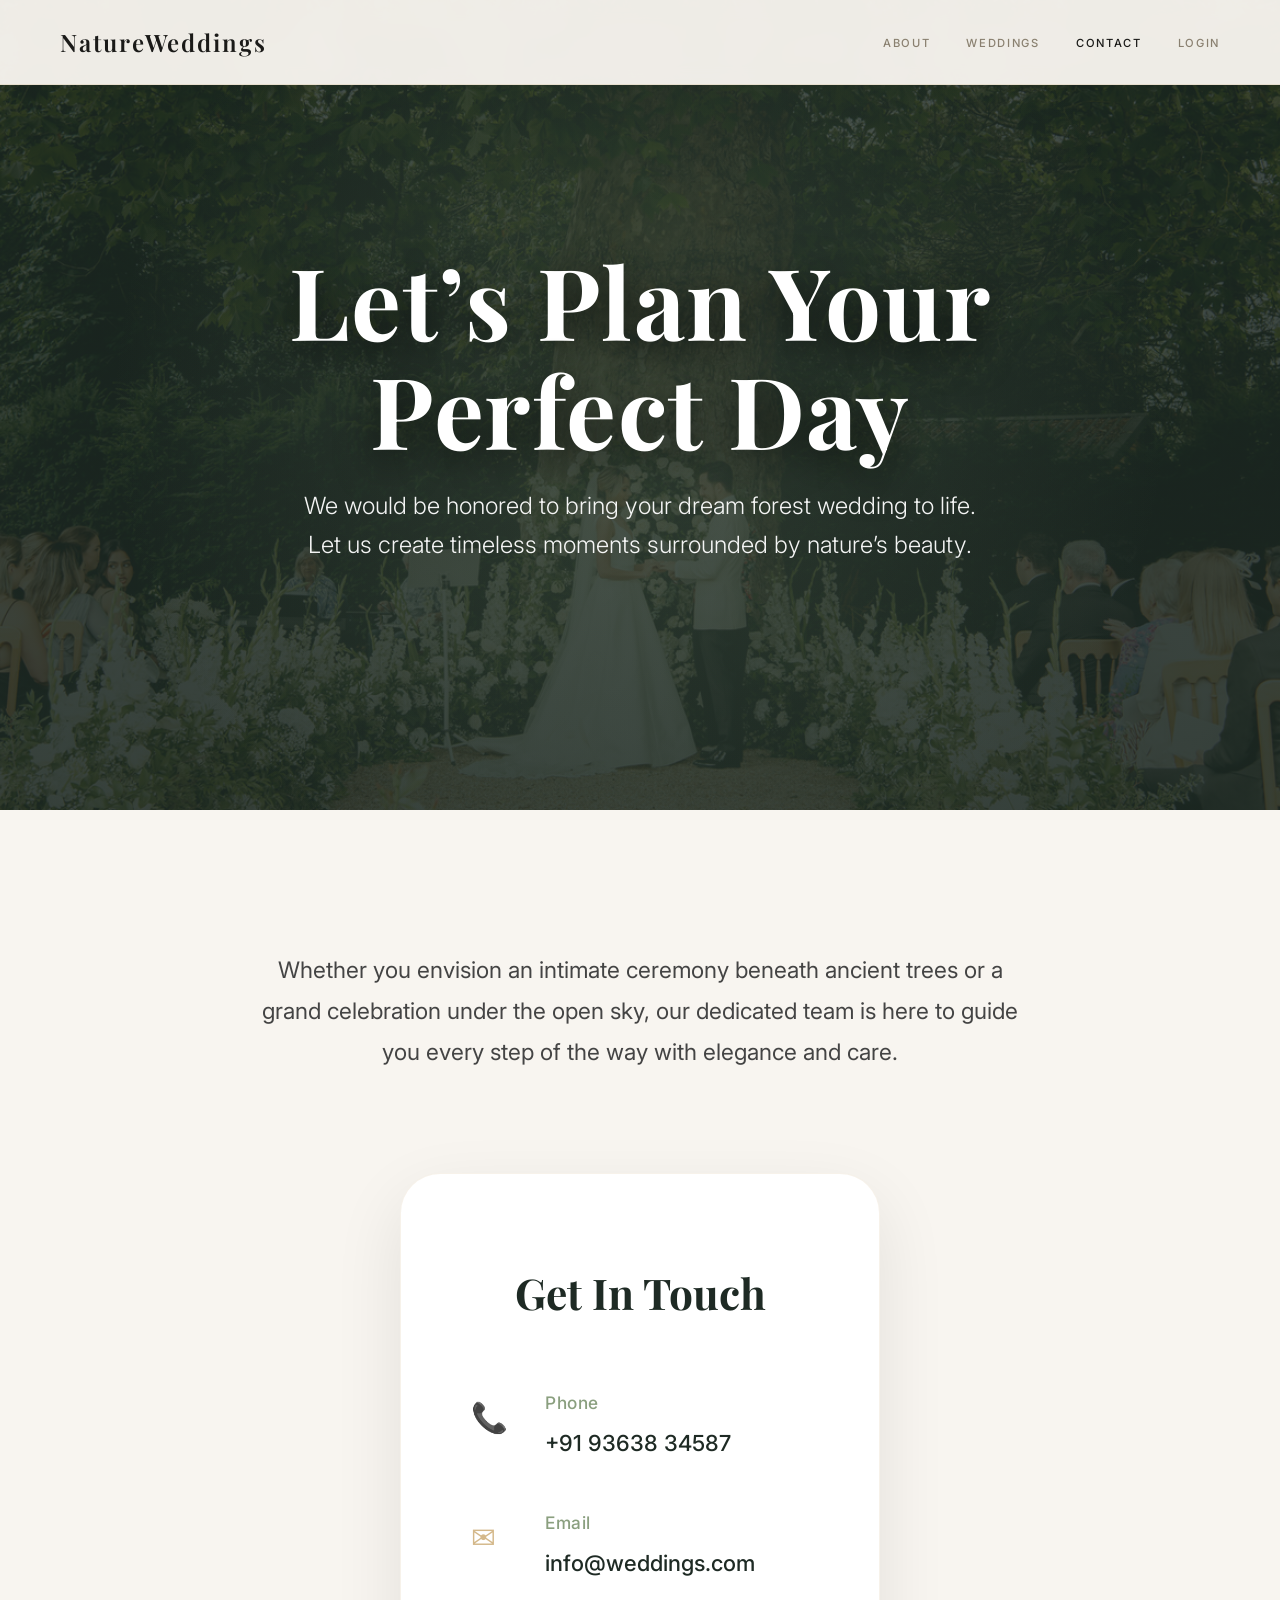
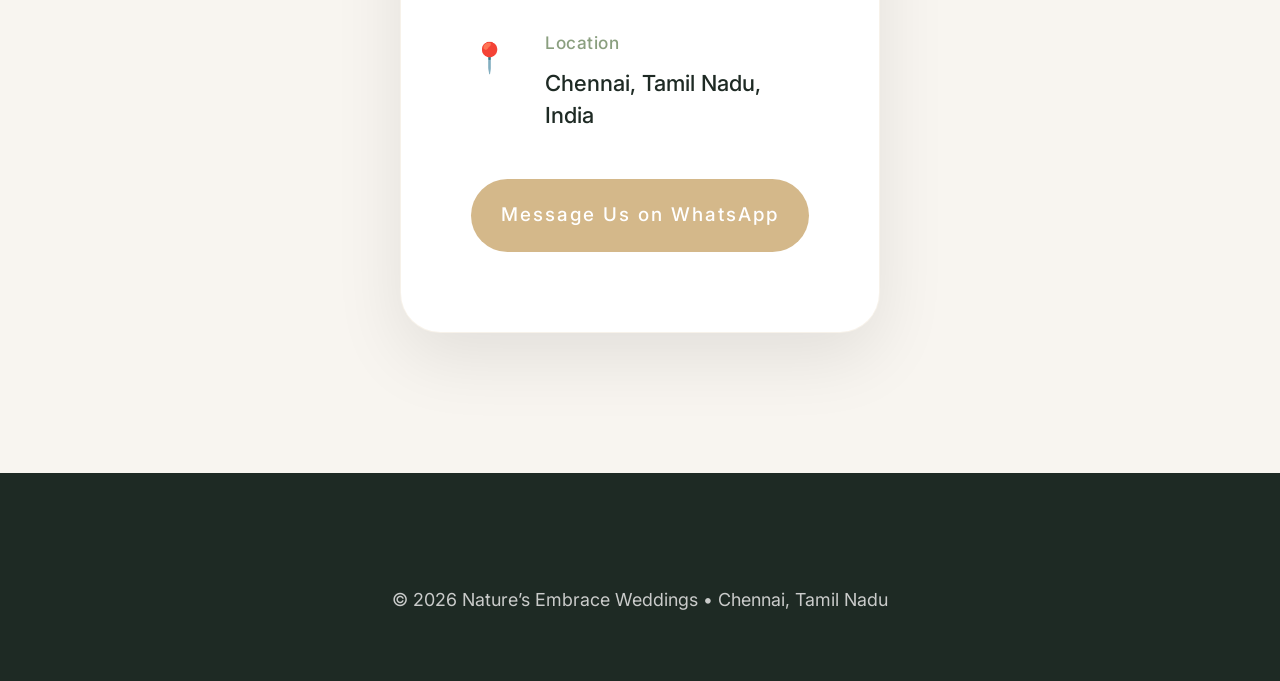
<file: contact.html>
<!DOCTYPE html>
<html lang="en">
<head>
    <meta charset="UTF-8">
    <meta name="viewport" content="width=device-width, initial-scale=1.0">
    <title>Contact Us | Nature's Embrace Weddings</title>
    
    <link href="https://fonts.googleapis.com/css2?family=Playfair+Display:wght@400;700&family=Inter:wght@300;400;500;600&display=swap" rel="stylesheet">
    
    <style>
        :root {
            --forest: #1e2a24;
            --sage: #8a9f7f;
            --gold: #d4b88a;
            --cream: #f8f4eb;
            --light-bg: #f8f5f0;
        }

        * {
            margin: 0;
            padding: 0;
            box-sizing: border-box;
        }

        body {
            font-family: 'Inter', system-ui, sans-serif;
            background: var(--light-bg);
            color: #333;
            line-height: 1.85;
        }


        

        

        

        

        h1, h2 {
            font-family: 'Playfair Display', serif;
        }

        /* Hero - Improved Contrast & Professional Look */
        .contact-hero {
            height: 90vh;
            min-height: 680px;
            background: linear-gradient(
                rgba(30, 42, 36, 0.82),
                rgba(30, 42, 36, 0.88)
            ), url('gjg.png') center/cover no-repeat fixed;
            display: flex;
            align-items: center;
            justify-content: center;
            text-align: center;
            position: relative;
            color: white;
        }

        .contact-hero::before {
            content: '';
            position: absolute;
            inset: 0;
            background: radial-gradient(circle at center, rgba(138, 159, 127, 0.18) 0%, transparent 70%);
        }

        .hero-content {
            max-width: 860px;
            padding: 0 30px;
            z-index: 2;
        }

        .hero-content h1 {
            font-size: clamp(3.8rem, 8.5vw, 6.2rem);
            font-weight: 700;
            letter-spacing: 1.5px;
            line-height: 1.1;
            margin-bottom: 1.4rem;
            text-shadow: 0 10px 40px rgba(0, 0, 0, 0.75);
        }

        .hero-content p {
            font-size: 1.48rem;
            max-width: 700px;
            margin: 0 auto;
            font-weight: 300;
            opacity: 0.95;
            line-height: 1.65;
        }

        .container {
            max-width: 1180px;
            margin: 0 auto;
            padding: 0 40px;
        }

        .section {
            padding: 140px 0;
        }

        .intro-text {
            font-size: 1.42rem;
            max-width: 780px;
            margin: 0 auto 100px;
            text-align: center;
            color: #444;
            line-height: 1.8;
        }

        /* Professional Contact Card */
        .contact-wrapper {
            display: flex;
            justify-content: center;
        }

        .contact-card {
            background: white;
            padding: 80px 70px;
            border-radius: 40px;
            box-shadow: 0 25px 70px rgba(0, 0, 0, 0.09);
            max-width: 480px;
            width: 100%;
            border: 1px solid rgba(212, 184, 138, 0.18);
            transition: all 0.5s ease;
        }

        .contact-card:hover {
            transform: translateY(-12px);
            box-shadow: 0 35px 90px rgba(0, 0, 0, 0.12);
        }

        .contact-card h2 {
            font-size: 2.65rem;
            margin-bottom: 55px;
            text-align: center;
            color: var(--forest);
        }

        .info-item {
            display: flex;
            align-items: flex-start;
            gap: 22px;
            margin-bottom: 48px;
        }

        .info-icon {
            font-size: 1.85rem;
            color: var(--gold);
            width: 52px;
            flex-shrink: 0;
            margin-top: 3px;
        }

        .info-text {
            flex: 1;
        }

        .info-label {
            color: var(--sage);
            font-size: 1.08rem;
            margin-bottom: 8px;
            font-weight: 500;
            letter-spacing: 0.5px;
        }

        .info-value {
            font-size: 1.38rem;
            color: var(--forest);
            font-weight: 500;
            line-height: 1.45;
        }

        /* Professional Button */
        .contact-btn {
            display: block;
            width: 100%;
            margin-top: 45px;
            padding: 19px 0;
            background: var(--gold);
            color: white;
            text-align: center;
            font-size: 1.18rem;
            font-weight: 500;
            letter-spacing: 2px;
            border: none;
            border-radius: 50px;
            cursor: pointer;
            transition: all 0.4s ease;
            text-decoration: none;
        }

        .contact-btn:hover {
            background: #b38f5a;
            transform: translateY(-4px);
            box-shadow: 0 15px 35px rgba(212, 184, 138, 0.35);
        }

        /* Footer */
        .footer {
            background: var(--forest);
            color: #ddd;
            text-align: center;
            padding: 110px 20px 65px;
        }

        .footer p {
            font-size: 1.12rem;
            opacity: 0.9;
        }
        @media (max-width: 768px) {
            .contact-hero {
                height: 80vh;
                min-height: 580px;
            }

            .contact-card {
                padding: 60px 35px;
                margin: 0 15px;
            }

            .hero-content h1 {
                font-size: 3.8rem;
            }

            .intro-text {
                font-size: 1.25rem;
                padding: 0 15px;
            }
        }

        @media (max-width: 480px) {
            .contact-card {
                padding: 50px 25px;
            }

            .info-item {
                gap: 16px;
            }

            .info-icon {
                font-size: 1.7rem;
            }
        }
    
        /* ===== RESPONSIVE NAVBAR ===== */
        .navbar {
            display: flex;
            justify-content: space-between;
            align-items: center;
            padding: 20px 60px;
            position: fixed;
            width: 100%;
            top: 0;
            z-index: 1000;
            background: rgba(250,247,242,0.95);
            backdrop-filter: blur(10px);
            -webkit-backdrop-filter: blur(10px);
            border-bottom: 1px solid rgba(201,169,110,0.2);
        }

        .logo {
            font-family: 'Cormorant Garamond', 'Playfair Display', serif;
            font-size: 1.5rem;
            font-weight: 600;
            letter-spacing: 0.08em;
            color: #1a1a18;
            text-decoration: none;
            z-index: 1001;
        }

        .nav-links {
            list-style: none;
            display: flex;
            gap: 36px;
            margin: 0;
            padding: 0;
        }

        .nav-links li a {
            text-decoration: none;
            font-size: 0.7rem;
            font-weight: 500;
            letter-spacing: 0.15em;
            color: #8a8070;
            transition: color 0.3s;
        }

        .nav-links li a:hover,
        .nav-links li a.active {
            color: #1a1a18;
        }

        .hamburger {
            display: none;
            flex-direction: column;
            gap: 5px;
            cursor: pointer;
            padding: 4px;
            z-index: 1001;
            background: none;
            border: none;
        }

        .hamburger span {
            display: block;
            width: 24px;
            height: 2px;
            background: #1a1a18;
            border-radius: 2px;
            transition: all 0.35s cubic-bezier(0.4,0,0.2,1);
            transform-origin: center;
        }

        .hamburger.open span:nth-child(1) { transform: translateY(7px) rotate(45deg); }
        .hamburger.open span:nth-child(2) { opacity: 0; transform: scaleX(0); }
        .hamburger.open span:nth-child(3) { transform: translateY(-7px) rotate(-45deg); }

        @media (max-width: 768px) {
            .navbar { padding: 18px 24px; }
            .hamburger { display: flex; }
            .nav-links {
                position: fixed;
                top: 0;
                right: -100%;
                width: min(300px, 80vw);
                height: 100vh;
                background: rgba(250,247,242,0.98);
                backdrop-filter: blur(20px);
                flex-direction: column;
                justify-content: center;
                align-items: center;
                gap: 40px;
                transition: right 0.4s cubic-bezier(0.4,0,0.2,1);
                box-shadow: -10px 0 40px rgba(0,0,0,0.1);
            }
            .nav-links.open { right: 0; }
            .nav-links li a { font-size: 0.85rem; letter-spacing: 0.2em; }
        }

        
        @media (max-width: 400px) {
            .contact-hero { min-height: 480px; }
            .hero-content h1 { font-size: clamp(2.5rem, 10vw, 3.8rem); }
            .container { padding: 0 16px; }
        }

    </style>
</head>
<body>
    <header>
        <nav class="navbar">
        <div class="logo">NatureWeddings</div>
        <button class="hamburger" id="hamburger" aria-label="Toggle menu">
            <span></span><span></span><span></span>
        </button>
        <ul class="nav-links" id="navLinks">
            <li><a href="i.html">ABOUT</a></li>
            <li><a href="weddings.html">WEDDINGS</a></li>
            <li><a href="contact.html" class="active">CONTACT</a></li>
            <li><a href="login.html">LOGIN</a></li>
        </ul>
    </nav>
</header>

    <!-- Hero -->
    <div class="contact-hero">
        <div class="hero-content">
            <h1>Let’s Plan Your Perfect Day</h1>
            <p>
                We would be honored to bring your dream forest wedding to life. 
                Let us create timeless moments surrounded by nature’s beauty.
            </p>
        </div>
    </div>

    <div class="container">
        <section class="section">
            <p class="intro-text">
                Whether you envision an intimate ceremony beneath ancient trees or a grand celebration under the open sky, 
                our dedicated team is here to guide you every step of the way with elegance and care.
            </p>

            <!-- Contact Card -->
            <div class="contact-wrapper">
                <div class="contact-card">
                    <h2>Get In Touch</h2>
                    
                    <div class="info-item">
                        <div class="info-icon">📞</div>
                        <div class="info-text">
                            <div class="info-label">Phone</div>
                            <div class="info-value">+91 93638 34587</div>
                        </div>
                    </div>

                    <div class="info-item">
                        <div class="info-icon">✉️</div>
                        <div class="info-text">
                            <div class="info-label">Email</div>
                            <div class="info-value">info@weddings.com</div>
                        </div>
                    </div>

                    <div class="info-item">
                        <div class="info-icon">📍</div>
                        <div class="info-text">
                            <div class="info-label">Location</div>
                            <div class="info-value">Chennai, Tamil Nadu, India</div>
                        </div>
                    </div>

                    <!-- WhatsApp Button -->
                    <a href="https://wa.me/919363834587" target="_blank" class="contact-btn">
                        Message Us on WhatsApp
                    </a>
                </div>
            </div>
        </section>
    </div>

    <!-- Footer -->
    <footer class="footer">
        <p>&copy; 2026 Nature’s Embrace Weddings • Chennai, Tamil Nadu</p>
    </footer>


<script>
  const hamburger = document.getElementById('hamburger');
  const navLinks = document.getElementById('navLinks');
  hamburger.addEventListener('click', function() {
    this.classList.toggle('open');
    navLinks.classList.toggle('open');
  });
  navLinks.querySelectorAll('a').forEach(a => {
    a.addEventListener('click', () => {
      hamburger.classList.remove('open');
      navLinks.classList.remove('open');
    });
  });
</script>

</body>
</html>
</file>
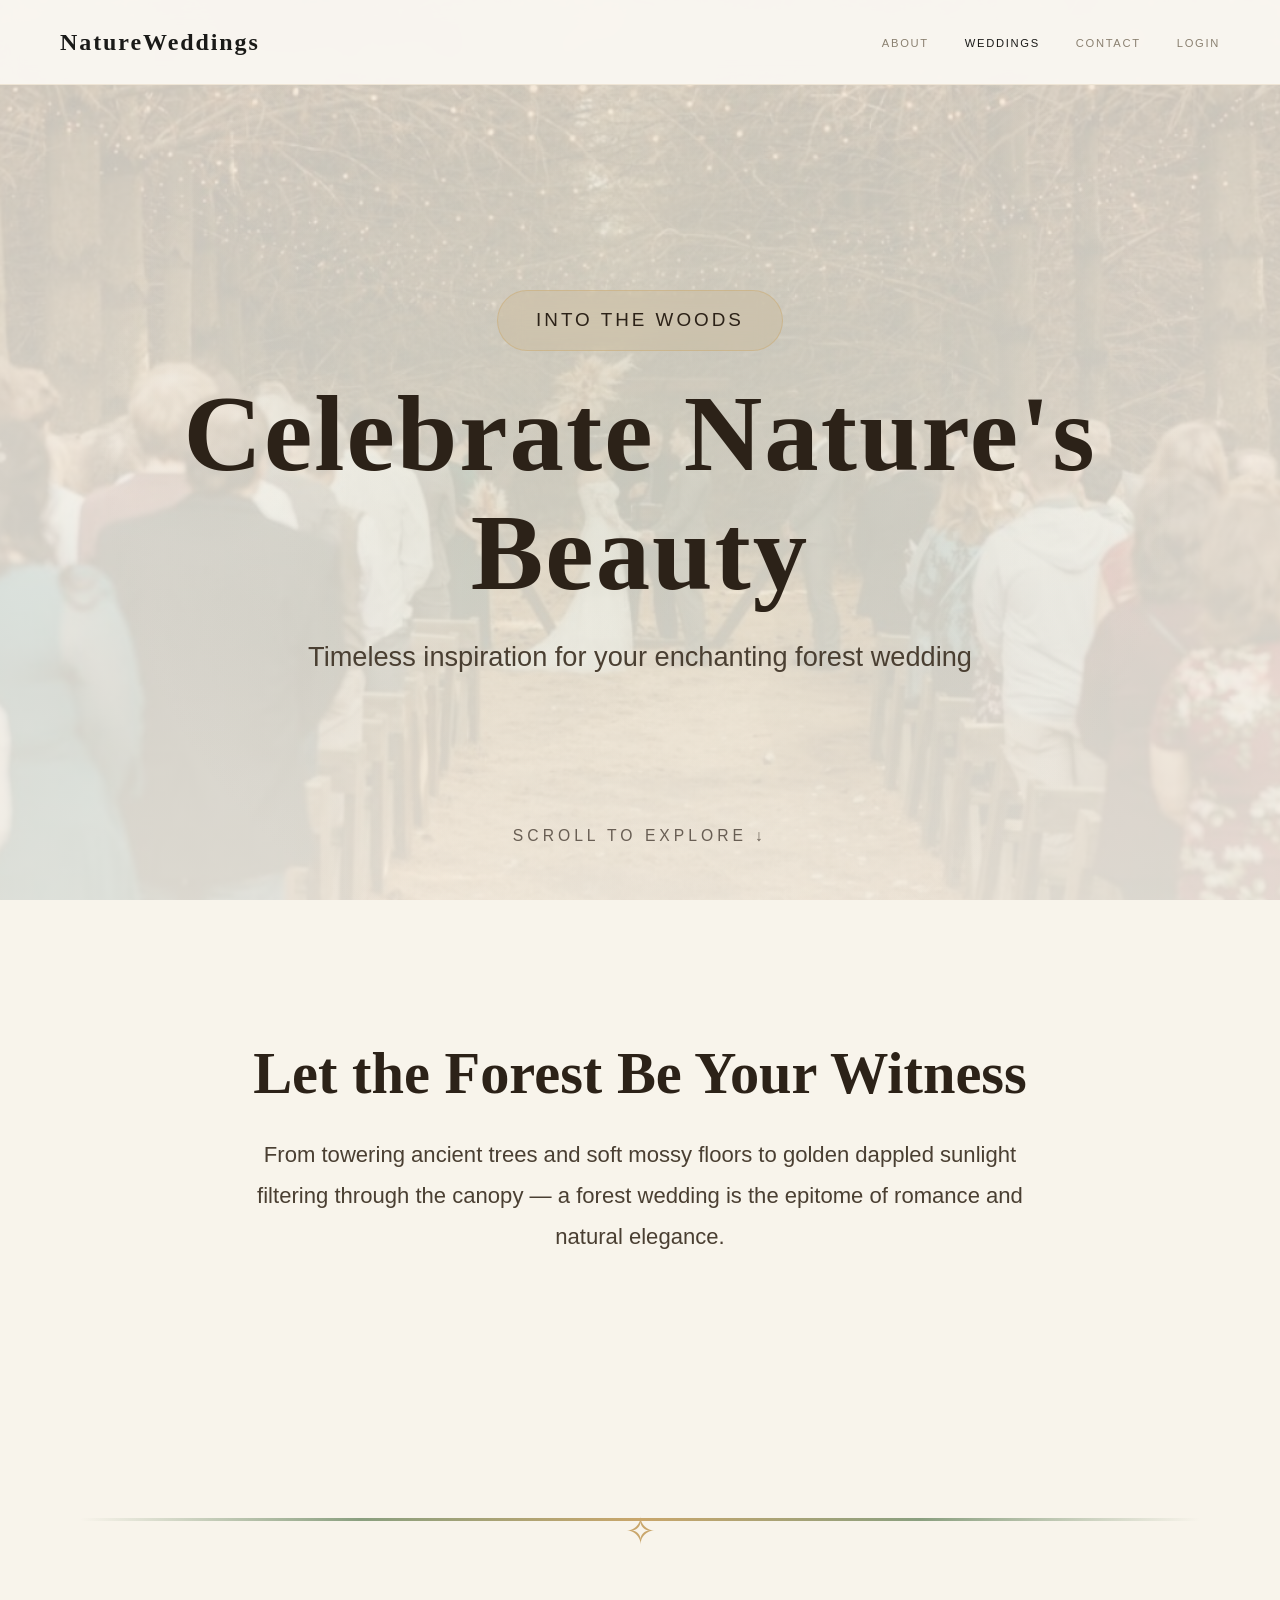
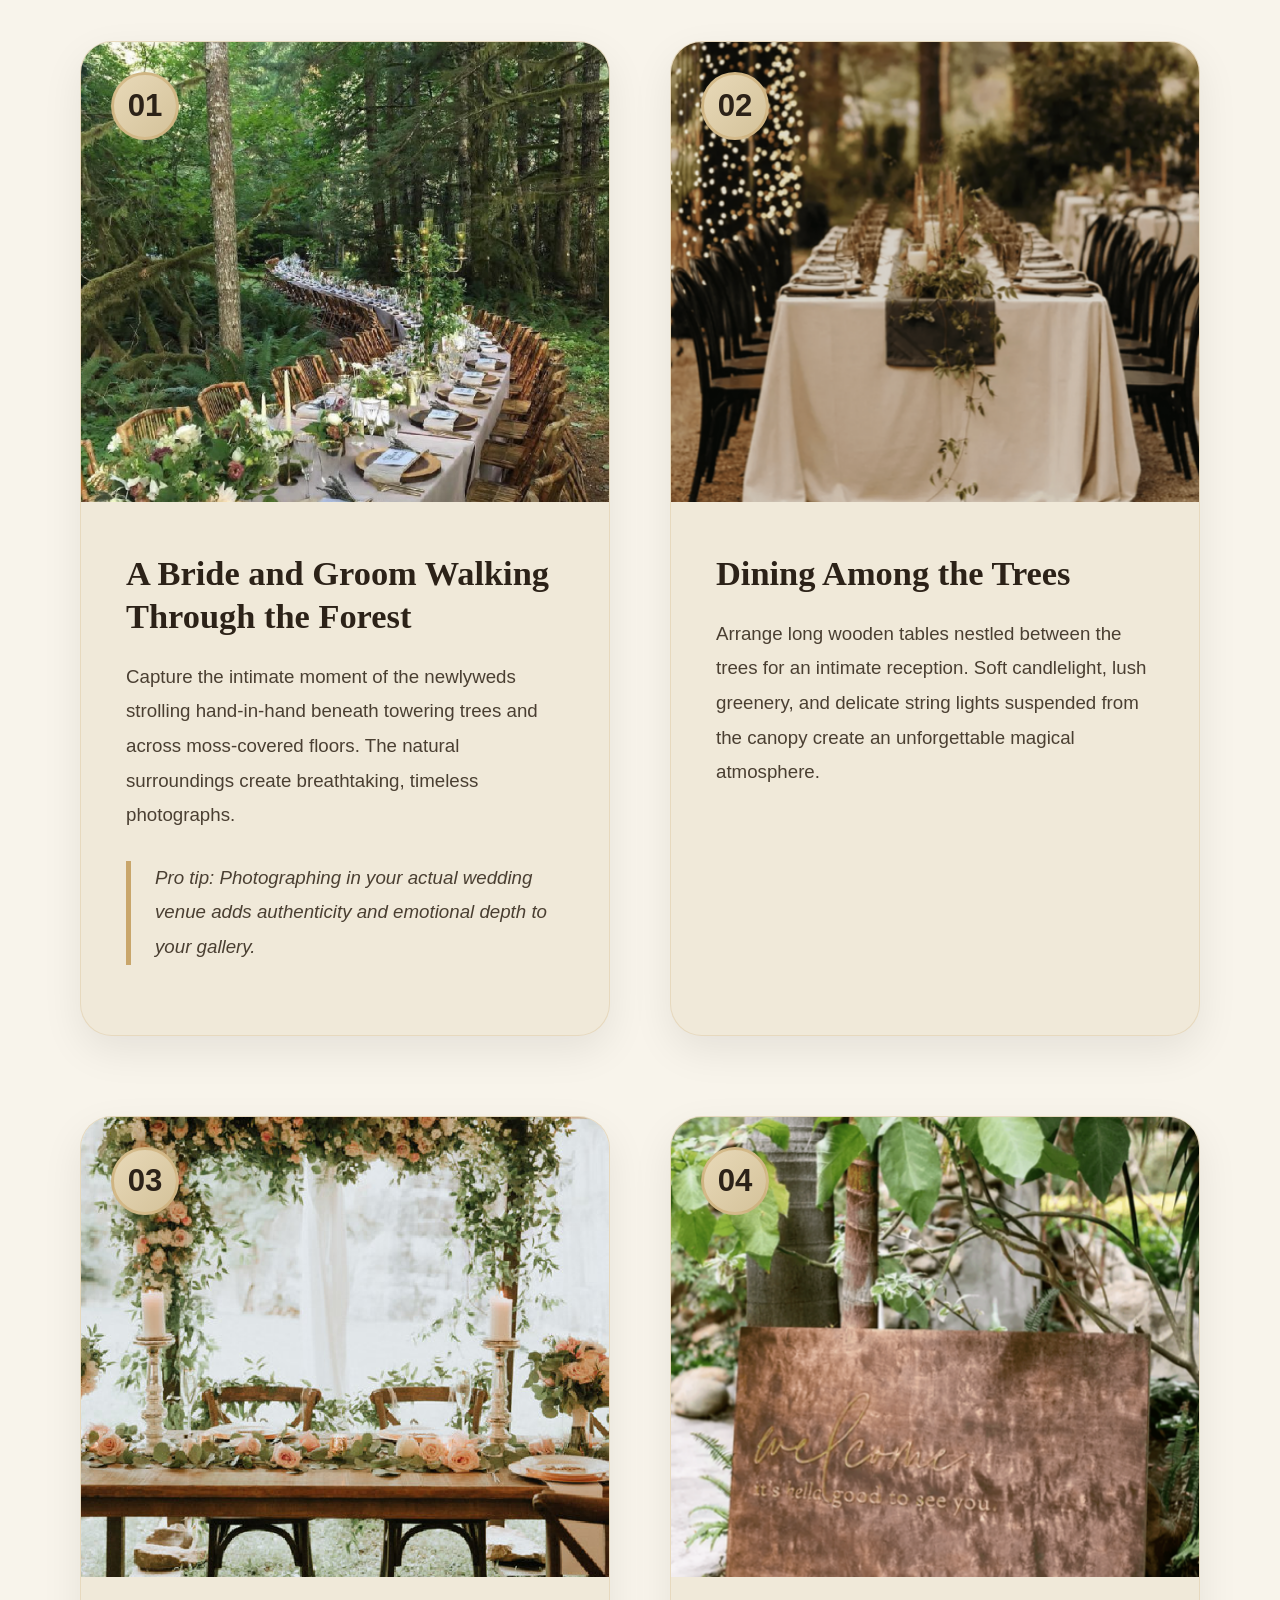
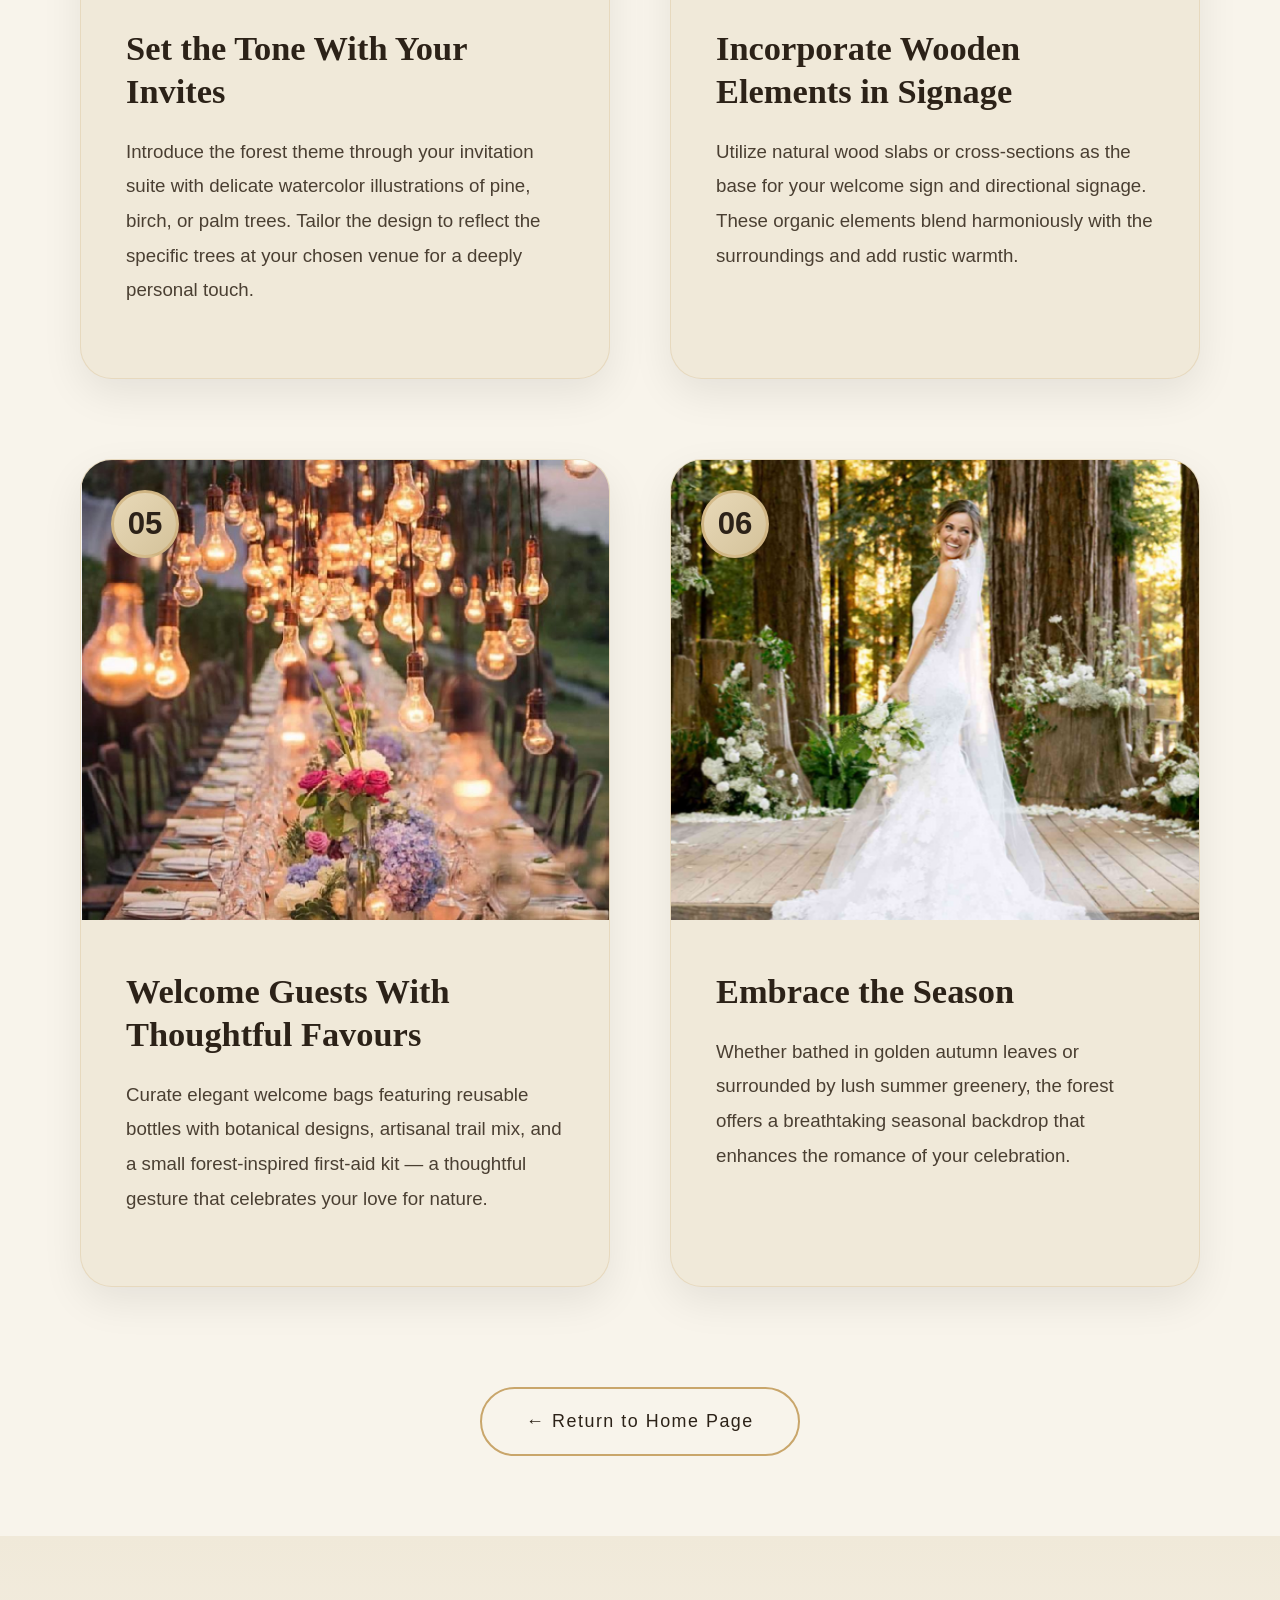
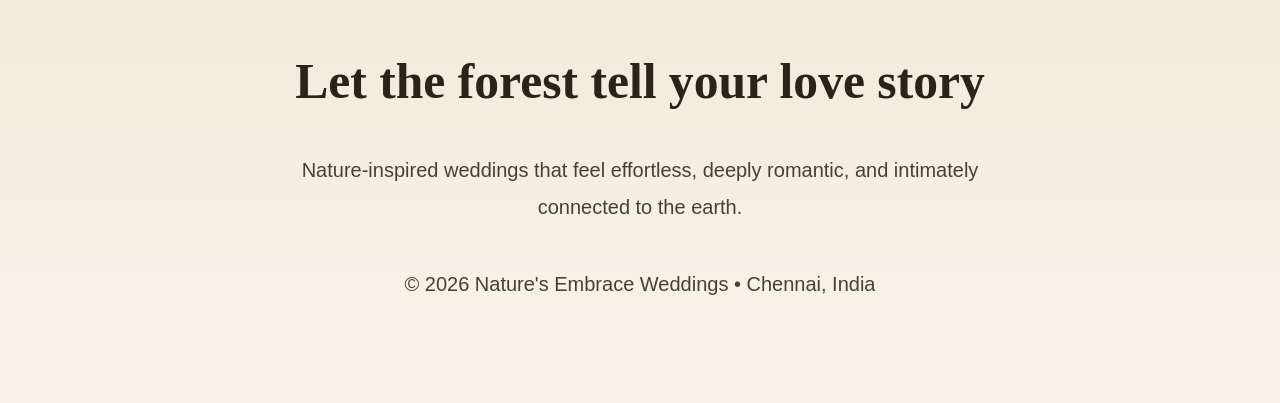
<file: weddings.html>
<!DOCTYPE html>
<html lang="en">
<head>
    <meta charset="UTF-8">
    <meta name="viewport" content="width=device-width, initial-scale=1.0">
    <title>Into the Woods • Forest Wedding Inspiration</title>
    
    
    <style>
        :root {
            --cream-bg: #f8f4eb;
            --card-bg: #f0e9d9;
            --text: #3a2f25;
            --leaf: #8a9f7f;
            --gold: #c9a66b;
        }

        * { margin: 0; padding: 0; box-sizing: border-box; }

        body {
            font-family: 'Inter', system_ui, sans-serif;
            line-height: 1.85;
            color: var(--text);
            background: var(--cream-bg);
            overflow-x: hidden;
        }

        h1, h2, h3 {
            font-family: 'Playfair Display', serif;
            color: #2c2218;
        }
        

        

        

        

        

        /* Hero */
        .hero {
            padding-top: 73px;
            height: 100vh;
            min-height: 720px;
            background: linear-gradient(rgba(248, 244, 235, 0.78), rgba(248, 244, 235, 0.88)),
                        url('file.png') center/cover no-repeat fixed;
            display: flex;
            align-items: center;
            justify-content: center;
            text-align: center;
            position: relative;
            overflow: hidden;
        }

        .hero::before {
            content: '';
            position: absolute;
            inset: 0;
            background: radial-gradient(circle at center, rgba(138, 159, 127, 0.12) 0%, transparent 70%);
            animation: gentle-glow 20s ease infinite alternate;
        }

        @keyframes gentle-glow {
            0% { opacity: 0.65; }
            100% { opacity: 1; }
        }

        .hero-content {
            max-width: 980px;
            padding: 0 20px;
            z-index: 2;
        }

        .tag {
            display: inline-block;
            padding: 12px 38px;
            background: rgba(201, 166, 107, 0.18);
            color: #2c2218;
            border-radius: 50px;
            font-size: 1.18rem;
            letter-spacing: 3px;
            font-weight: 500;
            backdrop-filter: blur(12px);
            border: 1px solid rgba(201, 166, 107, 0.45);
        }

        .hero h1 {
            font-size: clamp(4rem, 8.5vw, 6.8rem);
            letter-spacing: 2px;
            margin: 1.4rem 0 1.2rem;
            line-height: 1.1;
        }

        .hero p {
            font-size: 1.7rem;
            color: #4a3f32;
            max-width: 720px;
            margin: 0 auto;
            font-weight: 300;
        }

        .scroll-down {
            position: absolute;
            bottom: 50px;
            left: 50%;
            transform: translateX(-50%);
            color: rgba(60, 50, 40, 0.75);
            font-size: 0.98rem;
            letter-spacing: 4px;
            animation: bounce 2.5s infinite;
        }

        @keyframes bounce {
            0%, 20% { transform: translate(-50%, 0); }
            50% { transform: translate(-50%, 18px); }
            100% { transform: translate(-50%, 0); }
        }

        .container { 
            max-width: 1180px; 
            margin: 0 auto; 
            padding: 0 30px; 
        }

        .section { padding: 140px 0; }

        .intro h2 {
            font-size: 3.65rem;
            text-align: center;
            margin-bottom: 28px;
            line-height: 1.15;
        }

        .intro p {
            max-width: 780px;
            margin: 0 auto;
            font-size: 1.38rem;
            text-align: center;
            color: #4a3f32;
        }

        /* Inspiration Cards */
        .inspiration-grid {
            display: grid;
            grid-template-columns: repeat(auto-fit, minmax(520px, 1fr));
            gap: 80px 60px;
        }

        .idea-card {
            background: var(--card-bg);
            border-radius: 32px;
            overflow: hidden;
            transition: all 0.5s cubic-bezier(0.4, 0, 0.2, 1);
            border: 1px solid rgba(201, 166, 107, 0.25);
            box-shadow: 0 15px 40px rgba(0, 0, 0, 0.08);
        }

        .idea-card:hover {
            transform: translateY(-25px) scale(1.02);
            box-shadow: 0 35px 70px rgba(0, 0, 0, 0.12);
        }

        .idea-image {
            height: 460px;
            background-size: cover;
            background-position: center;
            position: relative;
            transition: transform 0.8s ease;
        }

        .idea-card:hover .idea-image {
            transform: scale(1.08);
        }

        .idea-number {
            position: absolute;
            top: 30px;
            left: 30px;
            background: linear-gradient(135deg, #e8d9b8, #d4c29a);
            color: #2c2218;
            width: 68px;
            height: 68px;
            border-radius: 50%;
            display: flex;
            align-items: center;
            justify-content: center;
            font-size: 1.95rem;
            font-weight: 700;
            border: 3px solid rgba(201, 166, 107, 0.55);
        }

        .idea-content {
            padding: 50px 45px;
        }

        .idea-content h3 {
            font-size: 2.15rem;
            margin-bottom: 22px;
            line-height: 1.25;
        }

        .idea-content p {
            font-size: 1.17rem;
            color: #4a3f32;
            margin-bottom: 20px;
        }

        .pro-tip {
            font-style: italic;
            color: var(--leaf);
            border-left: 5px solid var(--gold);
            padding-left: 24px;
            margin-top: 28px;
            font-size: 1.1rem;
        }

        /* Return to Home Button */
        .return-home {
            text-align: center;
            margin: 100px 0 80px;
        }

        .return-btn {
            display: inline-flex;
            align-items: center;
            gap: 12px;
            padding: 16px 44px;
            background: transparent;
            color: #2c2218;
            font-size: 1.12rem;
            font-weight: 500;
            letter-spacing: 1.5px;
            border: 2px solid var(--gold);
            border-radius: 50px;
            text-decoration: none;
            transition: all 0.4s ease;
        }

        .return-btn:hover {
            background: var(--gold);
            color: white;
            transform: translateY(-4px);
            box-shadow: 0 12px 30px rgba(201, 166, 107, 0.35);
        }

        .leaf-divider {
            height: 3px;
            background: linear-gradient(to right, transparent, var(--leaf), var(--gold), var(--leaf), transparent);
            margin: 120px 0;
            position: relative;
        }

        .leaf-divider::after {
            content: '✧';
            position: absolute;
            top: -20px;
            left: 50%;
            transform: translateX(-50%);
            font-size: 2.3rem;
            color: var(--gold);
            animation: rotate 28s linear infinite;
        }

        @keyframes rotate { 
            from { transform: translateX(-50%) rotate(0deg); } 
            to { transform: translateX(-50%) rotate(360deg); } 
        }

        .footer {
            background: linear-gradient(to bottom, #f0e9d9, #f8f4eb);
            color: #5c4f3f;
            text-align: center;
            padding: 100px 20px 60px;
        }

        .footer h2 {
            font-size: 3.1rem;
            margin-bottom: 24px;
            color: #2c2218;
        }

        .footer p {
            max-width: 720px;
            margin: 0 auto 40px;
            font-size: 1.25rem;
            color: #4a3f32;
        }
        @media (max-width: 768px) {
            .inspiration-grid {
                grid-template-columns: 1fr;
                gap: 50px;
            }

            .idea-image {
                height: 320px;
            }

            .section {
                padding: 100px 0;
            }

            .hero {
                min-height: 620px;
            }
        }

        @media (max-width: 480px) {
            .container {
                padding: 0 15px;
            }

            .idea-content {
                padding: 35px 25px;
            }
        }
    
        /* ===== RESPONSIVE NAVBAR ===== */
        .navbar {
            display: flex;
            justify-content: space-between;
            align-items: center;
            padding: 20px 60px;
            position: fixed;
            width: 100%;
            top: 0;
            z-index: 1000;
            background: rgba(250,247,242,0.95);
            backdrop-filter: blur(10px);
            -webkit-backdrop-filter: blur(10px);
            border-bottom: 1px solid rgba(201,169,110,0.2);
        }

        .logo {
            font-family: 'Cormorant Garamond', 'Playfair Display', serif;
            font-size: 1.5rem;
            font-weight: 600;
            letter-spacing: 0.08em;
            color: #1a1a18;
            text-decoration: none;
            z-index: 1001;
        }

        .nav-links {
            list-style: none;
            display: flex;
            gap: 36px;
            margin: 0;
            padding: 0;
        }

        .nav-links li a {
            text-decoration: none;
            font-size: 0.7rem;
            font-weight: 500;
            letter-spacing: 0.15em;
            color: #8a8070;
            transition: color 0.3s;
        }

        .nav-links li a:hover,
        .nav-links li a.active {
            color: #1a1a18;
        }

        .hamburger {
            display: none;
            flex-direction: column;
            gap: 5px;
            cursor: pointer;
            padding: 4px;
            z-index: 1001;
            background: none;
            border: none;
        }

        .hamburger span {
            display: block;
            width: 24px;
            height: 2px;
            background: #1a1a18;
            border-radius: 2px;
            transition: all 0.35s cubic-bezier(0.4,0,0.2,1);
            transform-origin: center;
        }

        .hamburger.open span:nth-child(1) { transform: translateY(7px) rotate(45deg); }
        .hamburger.open span:nth-child(2) { opacity: 0; transform: scaleX(0); }
        .hamburger.open span:nth-child(3) { transform: translateY(-7px) rotate(-45deg); }

        @media (max-width: 768px) {
            .navbar { padding: 18px 24px; }
            .hamburger { display: flex; }
            .nav-links {
                position: fixed;
                top: 0;
                right: -100%;
                width: min(300px, 80vw);
                height: 100vh;
                background: rgba(250,247,242,0.98);
                backdrop-filter: blur(20px);
                flex-direction: column;
                justify-content: center;
                align-items: center;
                gap: 40px;
                transition: right 0.4s cubic-bezier(0.4,0,0.2,1);
                box-shadow: -10px 0 40px rgba(0,0,0,0.1);
            }
            .nav-links.open { right: 0; }
            .nav-links li a { font-size: 0.85rem; letter-spacing: 0.2em; }
        }

        </style>
</head>
<body>
    <header>
        <nav class="navbar">
        <div class="logo">NatureWeddings</div>
        <button class="hamburger" id="hamburger" aria-label="Toggle menu">
            <span></span><span></span><span></span>
        </button>
        <ul class="nav-links" id="navLinks">
            <li><a href="i.html">ABOUT</a></li>
            <li><a href="weddings.html" class="active">WEDDINGS</a></li>
            <li><a href="contact.html">CONTACT</a></li>
            <li><a href="login.html">LOGIN</a></li>
        </ul>
    </nav>
</header>

    <!-- Hero -->
    <div class="hero">
        <div class="hero-content">
            <div class="tag">INTO THE WOODS</div>
            <h1>Celebrate Nature's Beauty</h1>
            <p>Timeless inspiration for your enchanting forest wedding</p>
        </div>
        <div class="scroll-down">SCROLL TO EXPLORE ↓</div>
    </div>

    <div class="container">

        <!-- Introduction -->
        <section class="section intro">
            <h2>Let the Forest Be Your Witness</h2>
            <p>From towering ancient trees and soft mossy floors to golden dappled sunlight filtering through the canopy — a forest wedding is the epitome of romance and natural elegance.</p>
        </section>

        <div class="leaf-divider"></div>

        <!-- Inspiration Grid -->
        <div class="inspiration-grid">

            <div class="idea-card">
                <div class="idea-image" style="background-image: url('gthe.png');">
                    <div class="idea-number">01</div>
                </div>
                <div class="idea-content">
                    <h3>A Bride and Groom Walking Through the Forest</h3>
                    <p>Capture the intimate moment of the newlyweds strolling hand-in-hand beneath towering trees and across moss-covered floors. The natural surroundings create breathtaking, timeless photographs.</p>
                    <p class="pro-tip">Pro tip: Photographing in your actual wedding venue adds authenticity and emotional depth to your gallery.</p>
                </div>
            </div>

            <div class="idea-card">
                <div class="idea-image" style="background-image: url('bake.png');">
                    <div class="idea-number">02</div>
                </div>
                <div class="idea-content">
                    <h3>Dining Among the Trees</h3>
                    <p>Arrange long wooden tables nestled between the trees for an intimate reception. Soft candlelight, lush greenery, and delicate string lights suspended from the canopy create an unforgettable magical atmosphere.</p>
                </div>
            </div>

            <div class="idea-card">
                <div class="idea-image" style="background-image: url('have.png');">
                    <div class="idea-number">03</div>
                </div>
                <div class="idea-content">
                    <h3>Set the Tone With Your Invites</h3>
                    <p>Introduce the forest theme through your invitation suite with delicate watercolor illustrations of pine, birch, or palm trees. Tailor the design to reflect the specific trees at your chosen venue for a deeply personal touch.</p>
                </div>
            </div>

            <div class="idea-card">
                <div class="idea-image" style="background-image: url('for.png');">
                    <div class="idea-number">04</div>
                </div>
                <div class="idea-content">
                    <h3>Incorporate Wooden Elements in Signage</h3>
                    <p>Utilize natural wood slabs or cross-sections as the base for your welcome sign and directional signage. These organic elements blend harmoniously with the surroundings and add rustic warmth.</p>
                </div>
            </div>

            <div class="idea-card">
                <div class="idea-image" style="background-image: url('fore.png');">
                    <div class="idea-number">05</div>
                </div>
                <div class="idea-content">
                    <h3>Welcome Guests With Thoughtful Favours</h3>
                    <p>Curate elegant welcome bags featuring reusable bottles with botanical designs, artisanal trail mix, and a small forest-inspired first-aid kit — a thoughtful gesture that celebrates your love for nature.</p>
                </div>
            </div>

            <div class="idea-card">
                <div class="idea-image" style="background-image: url('hf.png');">
                    <div class="idea-number">06</div>
                </div>
                <div class="idea-content">
                    <h3>Embrace the Season</h3>
                    <p>Whether bathed in golden autumn leaves or surrounded by lush summer greenery, the forest offers a breathtaking seasonal backdrop that enhances the romance of your celebration.</p>
                </div>
            </div>

        </div>

        <!-- Return to Home Button with HTTPS Link -->
        <div class="return-home">
            <a href="wedding.html" class="return-btn" target="_blank" rel="noopener">
                ← Return to Home Page
            </a>
        </div>

    </div>

    <!-- Footer -->
    <footer class="footer">
        <h2>Let the forest tell your love story</h2>
        <p>Nature-inspired weddings that feel effortless, deeply romantic, and intimately connected to the earth.</p>
        <p>&copy; 2026 Nature's Embrace Weddings • Chennai, India</p>
    </footer>


<script>
  const hamburger = document.getElementById('hamburger');
  const navLinks = document.getElementById('navLinks');
  hamburger.addEventListener('click', function() {
    this.classList.toggle('open');
    navLinks.classList.toggle('open');
  });
  navLinks.querySelectorAll('a').forEach(a => {
    a.addEventListener('click', () => {
      hamburger.classList.remove('open');
      navLinks.classList.remove('open');
    });
  });
</script>

</body>
</html>
</file>
